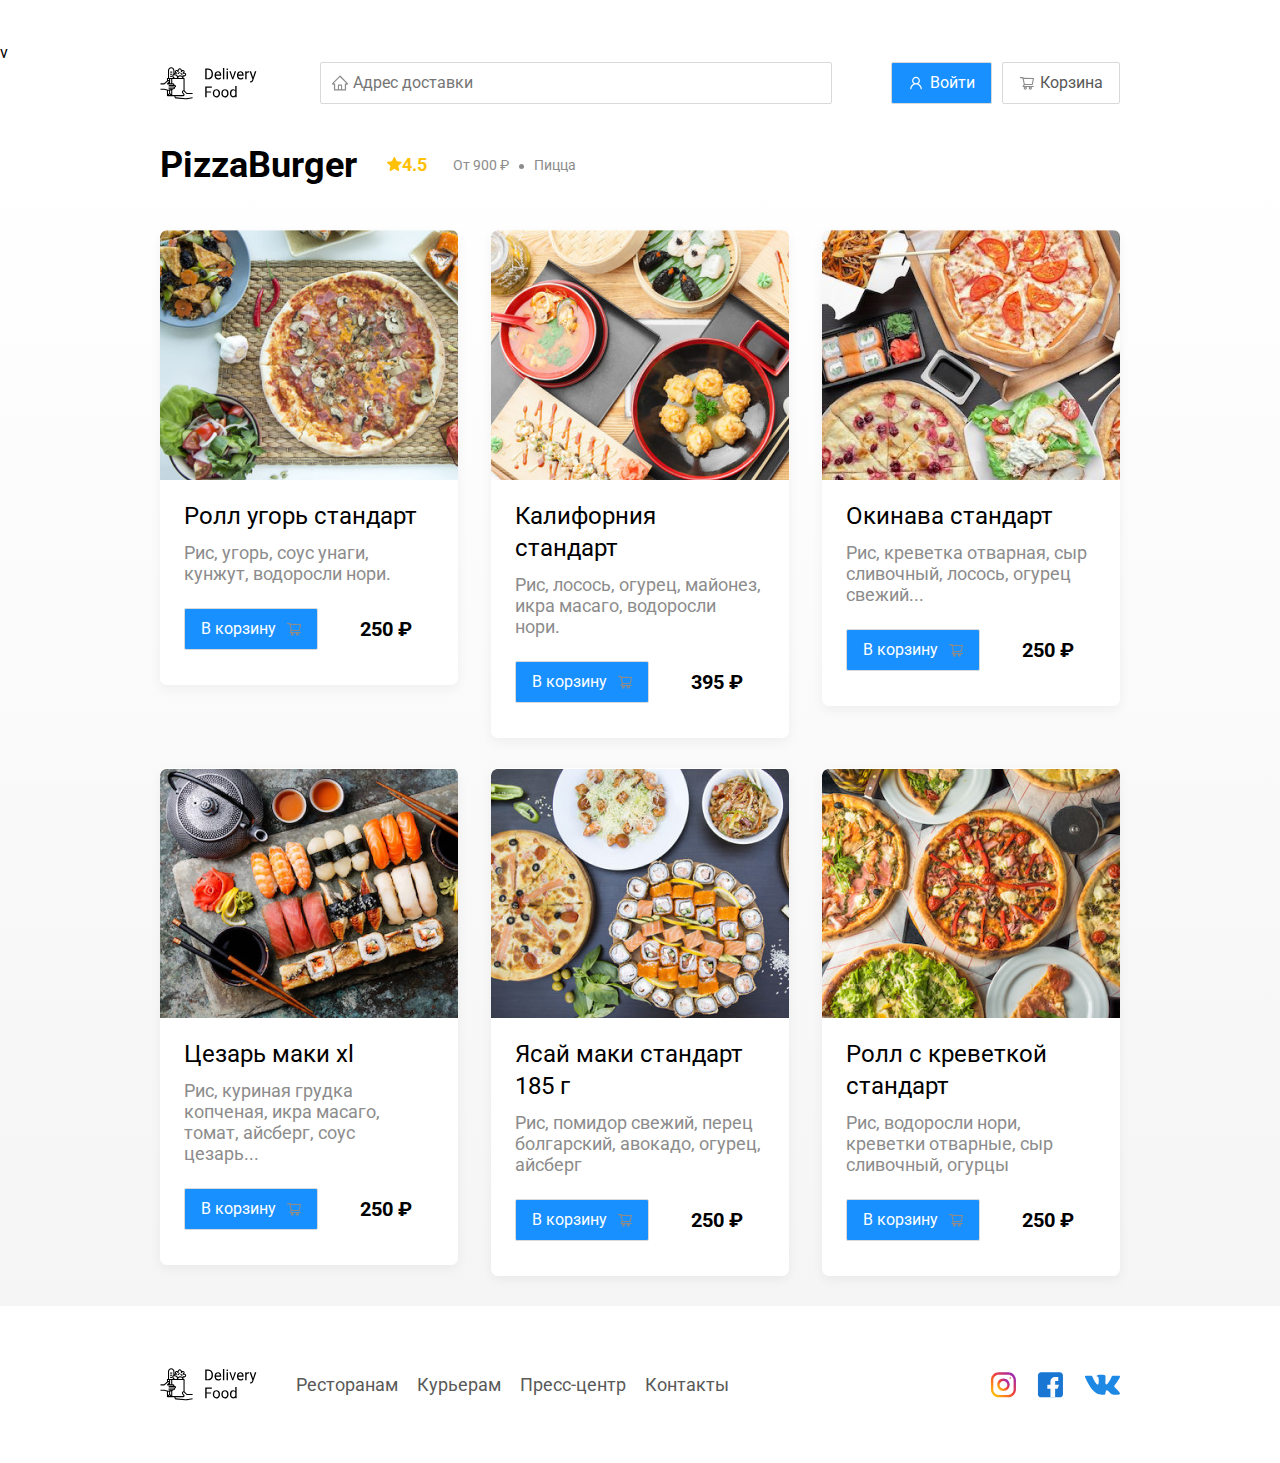
<file: restaurant.html>
v<!DOCTYPE html>
<html lang="ru">
<head>
	<meta charset="UTF-8">
	<meta name="viewport" content="width=device-width, initial-scale=1.0">
	<title>PizzaBurger - доставка еды на дом</title>
	<link href="https://fonts.googleapis.com/css2?family=Roboto:wght@700&display=swap" rel="stylesheet">
	<link rel="stylesheet" href="css/normalize.css">
 	<link rel="stylesheet" href="https://cdnjs.cloudflare.com/ajax/libs/animate.css/4.1.1/animate.min.css"/>
	<link rel="stylesheet" type="text/css" href="css/style.css">


</head>
<body>
<div class="container">
	<header class="header">
		<a  href="index.html" class="logo animate__animated animate__bounce">
			<img src="img/logo.svg" alt="logo" class="logo">
		</a>
		<input type="text" class="input input-address" placeholder="Адрес доставки">
		<div class="buttons">
			<button class="button button-primary">
				<img src="img/user.svg" alt="user" class="button-icon">
			<span class="button-text">Войти</span>
			</button>
			<button class="button" id="card-button">
			<img src="img/basket.svg" alt="basket" class="button-icon">
			<span class="button-text">Корзина</span>
			</button>
		</div>
	</header>
</div>
<!--container-->
<main class="main">
	<div class="container">
		
	<section class="restaurants">
		<div class="section-heading">
			<h2 class="section-title">PizzaBurger</h2>
			<div class="card-info" style="margin-bottom: 0px">
				<div class="rating">
				<img src="img/star.svg" alt="ratin" class="rating-star"/>4.5</div>
				<div class="price">От 900 ₽</div>
				<div class="category">Пицца</div>
			</div>
			<!--card-info-->
		</div>
		<div class="cards">
			<div class="card animate__animated animate__slideInLeft">
				<img src="img/image1.jpg" alt="image" class="card-image">
				<div class="card-text">
					<div class="card-heading">
						<h3 class="card-title card-title-reg">Ролл угорь стандарт</h3>
					</div>			
				<!--card-heading-->
				<div class="card-info">
				    <div class="ingredients"> Рис, угорь, соус унаги, кунжут, водоросли нори. </div>
				</div>
				<!--card-info-->
				<div class= "card-buttons">
				    <button class= "button button-primary"> 
				        <span class ="button-card-text"> В корзину </span>  
				        <img src="img/basket.svg" alt="basket" class="button-card-image">
				    </button>
				    <strong class="card-price-bold">250 ₽</strong>
				</div>
			</div>	
			<!--card-text-->			
			</div>
			<div class="card animate__animated animate__slideInUp">
				<img src="img/image2.jpg" alt="image" class="card-image">
				<div class="card-text">
					<div class="card-heading">
						<h3 class="card-title card-title-reg">Калифорния стандарт</h3>
					</div>			
				<!--card-heading-->
				<div class="card-info">
				    <div class="ingredients">Рис, лосось, огурец, майонез, икра масаго, водоросли нори.</div>
				</div>
				<!--card-info-->
				<div class= "card-buttons">
				    <button class= "button button-primary"> 
				        <span class ="button-card-text"> В корзину </span>  
				        <img src="img/basket.svg" alt="basket" class="button-card-image">
				    </button>
				    <strong class="card-price-bold">395 ₽</strong>
				</div>
			</div>	
			<!--card-text-->			
			</div>
			<div class="card animate__animated animate__slideInRight">
				<img src="img/image3.jpg" alt="image" class="card-image">
				<div class="card-text">
					<div class="card-heading">
						<h3 class="card-title card-title-reg">Окинава стандарт</h3>
					</div>			
				<!--card-heading-->
				<div class="card-info">
				    <div class="ingredients"> Рис, креветка отварная, сыр сливочный, лосось, огурец свежий...</div>
				</div>
				<!--card-info-->
				<div class= "card-buttons">
				    <button class= "button button-primary"> 
				        <span class ="button-card-text"> В корзину </span>  
				        <img src="img/basket.svg" alt="basket" class="button-card-image">
				    </button>
				    <strong class="card-price-bold">250 ₽</strong>
				</div>
			</div>	
			<!--card-text-->			
			</div>
			<div class="card animate__animated animate__slideInLeft">
				<img src="img/image4.jpg" alt="image" class="card-image">
				<div class="card-text">
					<div class="card-heading">
						<h3 class="card-title card-title-reg">Цезарь маки хl</h3>
					</div>			
				<!--card-heading-->
				<div class="card-info">
				    <div class="ingredients">Рис, куриная грудка копченая, икра масаго, томат, айсберг, соус цезарь...</div>
				</div>
				<!--card-info-->
				<div class= "card-buttons">
				    <button class= "button button-primary"> 
				        <span class ="button-card-text"> В корзину </span>  
				        <img src="img/basket.svg" alt="basket" class="button-card-image">
				    </button>
				    <strong class="card-price-bold">250 ₽</strong>
				</div>
			</div>	
			<!--card-text-->			
			</div>
			<div class="card animate__animated animate__slideInUp">
				<img src="img/image5.jpg" alt="image" class="card-image">
				<div class="card-text">
					<div class="card-heading">
						<h3 class="card-title card-title-reg">Ясай маки стандарт 185 г</h3>
					</div>			
				<!--card-heading-->
				<div class="card-info">
				    <div class="ingredients">Рис, помидор свежий, перец болгарский, авокадо, огурец, айсберг</div>
				</div>
				<!--card-info-->
				<div class= "card-buttons">
				    <button class= "button button-primary"> 
				        <span class ="button-card-text"> В корзину </span>  
				        <img src="img/basket.svg" alt="basket" class="button-card-image">
				    </button>
				    <strong class="card-price-bold">250 ₽</strong>
				</div>
			</div>	
			<!--card-text-->			
			</div>
			<div class="card animate__animated animate__slideInRight">
				<img src="img/image6.jpg" alt="image" class="card-image">
				<div class="card-text">
					<div class="card-heading">
						<h3 class="card-title card-title-reg">Ролл с креветкой стандарт</h3>
					</div>			
				<!--card-heading-->
				<div class="card-info">
				    <div class="ingredients">Рис, водоросли нори, креветки отварные, сыр сливочный, огурцы</div>
				</div>
				<!--card-info-->
				<div class= "card-buttons">
				    <button class= "button button-primary"> 
				        <span class ="button-card-text"> В корзину </span>  
				        <img src="img/basket.svg" alt="basket" class="button-card-image">
				    </button>
				    <strong class="card-price-bold">250 ₽</strong>
				</div>
			</div>	
			<!--card-text-->			
			</div>
			<!--card-->
			
			<!--card-->
		</div>
		<!--cards-->
		
	</section>
	</div>
	<!--/.container-->
	
</main>
<footer class="footer">
	<div class="container">
		<div class="footer-block">
			<img src="img/logo.svg" alt="logo" class="logo footer-logo">
			<nav class="footer-nav">
				<a href="#" class="footer-link">Ресторанам</a>
				<a href="#" class="footer-link">Курьерам</a>
				<a href="#" class="footer-link">Пресс-центр</a>
				<a href="#" class="footer-link">Контакты</a>
			</nav>
			<div class="social-links">
				<a href="#" class="social-link"><img src="img/icon1.svg" alt="instagram"></a>
				<a href="#" class="social-link"><img src="img/icon2.svg" alt="facebook"></a>
				<a href="#" class="social-link"><img src="img/icon3.svg" alt="vk"></a>
			</div>
		</div>
		
	</div>
</footer>

<div class="modal">
	<div class="modal-dialog">
		<div class="modal-header">
			<h3 class="modal-title">Корзина</h3>
			<button class="close">&times;</button>
		</div>
		<div class="modal-body">
			<div class="food-row">
				<span class="food-name">Ролл угорь стандарт</span>
				<strong class="food-price">250 ₽</strong>
				<div class="food-counter">
					<button class="counter-button">-</button>
					<span class="counter">1</span>
					<button class="counter-button">+</button>
				</div>
			</div>
			<div class="food-row">
				<span class="food-name">Ролл угорь стандарт</span>
				<strong class="food-price">250 ₽</strong>
				<div class="food-counter">
					<button class="counter-button">-</button>
					<span class="counter">1</span>
					<button class="counter-button">+</button>
				</div>
			</div>
			<div class="food-row">
				<span class="food-name">Ролл угорь стандарт</span>
				<strong class="food-price">250 ₽</strong>
				<div class="food-counter">
					<button class="counter-button">-</button>
					<span class="counter">1</span>
					<button class="counter-button">+</button>
				</div>
			</div>
			<div class="food-row">
				<span class="food-name">Ролл угорь стандарт</span>
				<strong class="food-price">250 ₽</strong>
				<div class="food-counter">
					<button class="counter-button">-</button>
					<span class="counter">1</span>
					<button class="counter-button">+</button>
				</div>
			</div>
			<div class="food-row">
				<span class="food-name">Ролл угорь стандарт</span>
				<strong class="food-price">250 ₽</strong>
				<div class="food-counter">
					<button class="counter-button">-</button>
					<span class="counter">1</span>
					<button class="counter-button">+</button>
				</div>
			</div>
		</div>
		<div class="modal-footer">
			<span class="modal-pricetag">1250 ₽</span>
			<div class="footer-buttons">
				<button class="button button-primary">Оформить заказ</button>
				<button class="button">Отмена</button>
			</div>
		</div>
	</div>
</div>	
<script src="js/main.js"></script>
</body>
</html>
</file>
<file: css/style.css>
*{
	box-sizing: border-box;
}
body{
	font-family: 'Roboto', sans-serif;
	padding-top: 44px;
}
.container{
	max-width: 1200px;
	margin: auto;
}
.header{
	display: flex;
	align-items: center;
	justify-content: space-between;
	margin-bottom: 40px;

}
.input {
	background: #FFFFFF;
	border: 1px solid #D9D9D9;
	border-radius: 2px;
	font-size: 16px;
	line-height: 24px;
	padding: 8px;
	background-repeat: no-repeat;
	background-position: left 10px center;
	padding-left: 32px;
}
.input-address{
	flex: 0.8;	
	background-image: url(../img/home.svg);
	
}
.input-search{
	width: 300px;	
	background-image: url(../img/search.svg);
	margin-left: auto; 
}
.buttons{
	display: flex;
	align-items: center;
}
.button{
	display: flex;
	align-items: center;
	padding: 8px 16px;
	background: #FFFFFF;
	border: 1px solid #D9D9D9;
	box-sizing: border-box;
	box-shadow: 0px 0px 2px rgba(0, 0, 0, 0.0015);
	border-radius: 2px;
	color: #595959;
	font-size: 16px;
	line-height: 24px;

}
.button-primary{
	background: #1890FF;
	border: 1px solid #D9D9D9;
	color: #fff;
	margin-right: 10px;	
}
.button-icon{
	margin-right: 6px;
	vertical-align: middle;
	    
}
.button-text {
	vertical-align: middle;
}
.button-card-text {
	margin-right: 10px;
}
.promo{
	box-shadow: 0px 7px 12px rgba(158, 158, 163, 0.1);
	background: #FFF1B8 url(../img/promo-image.png) no-repeat top -100px right -247px / 924px;
	border-radius: 10px;
	padding: 68px 70px;
	margin-bottom: 56px;
}
.promo-title{
	font-style: normal;
	font-weight: bold;
	font-size: 39px;
	line-height: 46px;
	color: #302C34;
}
.promo-text {
	font-style: normal;
	font-weight: normal;
	font-size: 24px;
	line-height: 28px;
	color: #302C34;
	max-width: 538px;
}
.main {
	background: linear-gradient(180deg, rgba(245, 245, 245, 0) 1.04%, #F5F5F5 100%);
}
.section-heading {
    display: flex;
    align-items: center;
    
    margin-bottom: 44px;
}
.section-title {
	font-style: normal;
	font-weight: bold;
	font-size: 36px;
	line-height: 42px;
	color: #000000;
	margin: 0;
	margin-right: 30px; 
}
.card {
	background: #FFFFFF;
	box-shadow: 0px 4px 12px rgba(0, 0, 0, 0.05);
	border-radius: 7px;
	overflow: hidden;
	margin-bottom: 30px;
	flex-basis: 31%;
	text-decoration: none;

}
.cards {
	display: flex;
	flex-wrap: wrap;
	justify-content: space-between;
	align-items: flex-start;
}
.card-image {
	width: 384px;
	height: 250px;
	object-fit: cover;
}
.card-text{
	padding-top: 20px;
	padding-bottom: 35px;
	padding-left: 24px;
	padding-right: 25px;
}
.card-heading {
	display: flex;
	justify-content: space-between;
	align-items: center;
	margin-bottom: 10px;
	color: black;
}
.card-title {
	margin: 0;
	font-style: normal;
	font-weight: bold;
	font-size: 24px;
	line-height: 32px;
}
.card-title-reg {
	font-weight: normal;
}
.card-time {
	font-style: normal;
	font-weight: normal;
	font-size: 12px;
	line-height: 20px;
	color: #FFFFFF;
	background: #262626;
	border-radius: 2px;
	padding: 1px 8px;
}
.card-info {
	display: flex;
	align-items: center;
	flex-wrap: wrap;
	margin-bottom: 24px;
}
.card-buttons {
	display: flex;
	align-items: center;
	margin-top: 24px;
}
.card-price-bold {
	font-style: normal;
	font-weight: bold;
	font-size: 20px;
	padding-left: 32px;
}
.rating {
	margin-right: 26px;
	color: #FFC107;
	font-weight: bold;
	font-size: 18px;
	line-height: 32px;
}
.price,
.category {
	color: #8C8C8C;
	font-size: 18px;
	line-height: 32px;
}

.price{
	margin-right: 10px;
}
.ingredients {
	color: #8C8C8C;
	font-size: 18px;
	line-height: 21px;
}
.category {
	text-overflow: ellipsis;
	white-space: nowrap; 
	overflow: hidden;
	max-width: 150px;
}
.price:after {
	content: "";
	width: 5px;
	height: 5px;
	background: #8C8C8C;
	display: inline-block;
	vertical-align: middle;
	border-radius: 50%;
	margin-left: 10px;
}
.footer {
	padding: 60px 0;
}
.footer-block {
	display: flex;
	align-items: center;
	justify-content: space-between;
}
.footer-link {
	display: inline-block;
	color: #595959;
	font-style: normal;
	font-weight: normal;
	font-size: 18px;
	line-height: 21px;
	text-decoration: none;
}
.footer-link:not(:last-child) {
	margin-right: 15px;
}
.footer-nav {
	margin-left: 35px;
	margin-right: auto;
}
.social-links {
	display: flex;
	align-items: center;
}
.social-link:not(:last-child){
	margin-right: 21px;
}
.modal{
	position: fixed;
	left: 0;
	top: 0;
	width: 100%;
	height: 100%;
	background: rgba(0, 0, 0, 0.4);
	display: flex;
	display: none;
}
.modal-dialog{
	max-width: 780px;
	width: 95%;
	min-height: 552px;
	background: #fff;
	border-radius: 5px;
	margin: auto;
	padding: 40px 45px;
}
.is-open{
	display: flex;
}
.modal-header {
	display: flex;
	align-items: center;
	justify-content: space-between;
	margin-bottom: 45px;
}
.modal-title{
	margin: 0;
	font-weight: bold;
	font-size: 36px;
	line-height: 42px;
	color: #000000;
}
.close {
	font-size: 42px;
	border: none;
	background-color:transparent;
}
.modal-body{
	margin-bottom: 59px;
}
.food-row {
	display: flex;
	align-items: flex-start;
	justify-content: space-between;
	padding-bottom: 8px;
	border-bottom: 1px solid #D9D9D9;
	margin-bottom: 15px;
}

.food-name {
	font-weight: normal;
	font-size: 18px;
	line-height: 32px;
}
.food-price {
	margin-left: auto; 
	margin-right: 47px;
	font-weight: bold;
	font-size: 20px;
	line-height: 32px;
}
.food-counter {
	display: flex;
	align-items: center;
}
.counter{
	font-size: 16px;
	line-height: 24px;
	margin-left: 13px;
	margin-right: 13px;
}
.counter-button{
	border: 1px solid #40A9FF;
	box-sizing: border-box;
	border-radius: 2px;
	background: #FFFFFF;
	width: 41px;
	height: 32px;
	align-items: center;
	justify-content: center;
	font-size: 14px;
	line-height: 22px;
	color: #40A9FF;
}
.modal-footer {
	display: flex;
	align-items: center;
	justify-content: space-between;
}
.modal-pricetag{
	color:#fafafa;
	background: #262626;
	border-radius: 5px;
	height: 53px;
	width: 106px;
	font-size: 20px;
	line-height: 23px;
	padding: 15px 20px;
}
.footer-buttons{
	display: flex;
	align-items: center;
}
@media (max-width: 1366px) {
	.container {
		max-width: 960px; 
	}
	.promo {
		background-position: center right -300px; 
		background-size: 750px;
	}
	.category,
	.price {
		font-size: 14px;
	}
}
</file>
